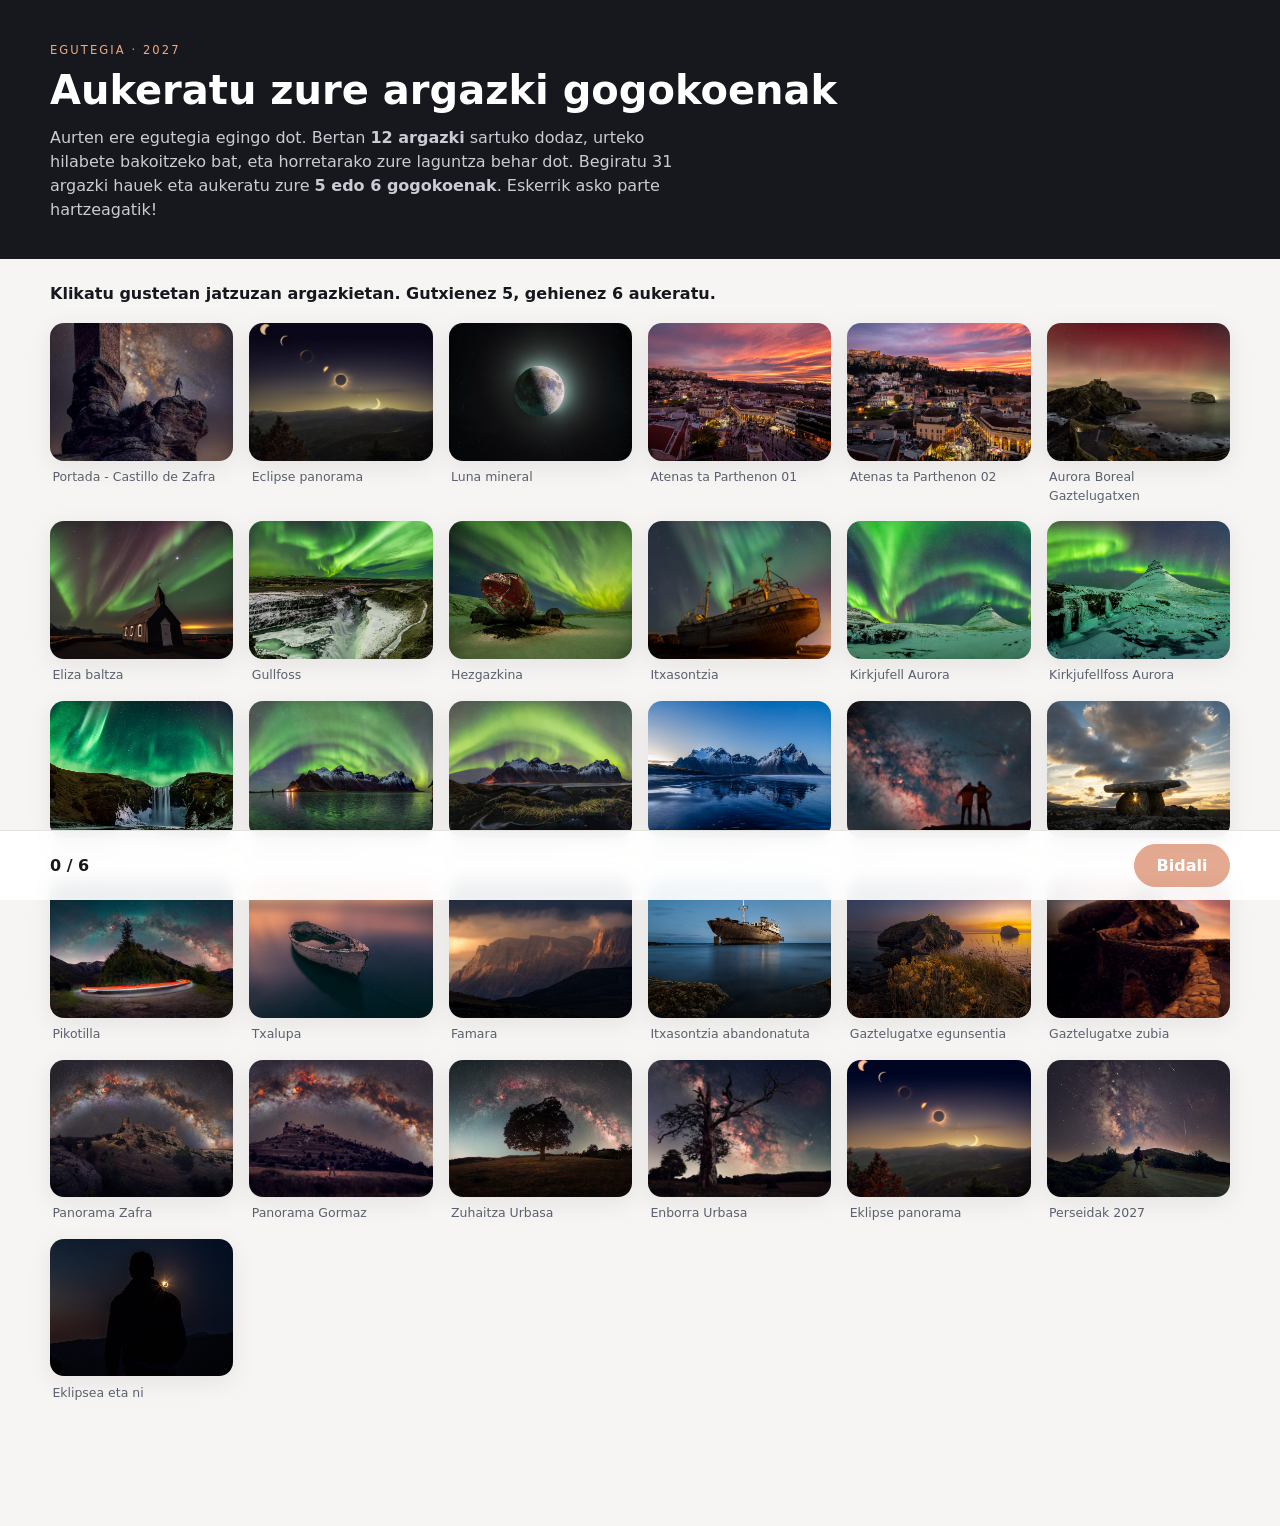
<file: index.html>
<!DOCTYPE html>
<html lang="eu">
<head>
<meta charset="utf-8" />
<meta name="viewport" content="width=device-width, initial-scale=1" />
<meta name="theme-color" content="#16181d" />
<title>Aukeratu zure argazki gogokoenak · Egutegia</title>
<link rel="stylesheet" href="styles.css" />
</head>
<body>

<header class="goiburua">
  <div class="wrap">
    <p class="goiburu-txikia">Egutegia · <span id="urtea">2027</span></p>
    <h1>Aukeratu zure argazki gogokoenak</h1>
    <p class="goiburu-testua">
      Aurten ere egutegia egingo dot. Bertan <strong>12 argazki</strong> sartuko dodaz,
      urteko hilabete bakoitzeko bat, eta horretarako zure laguntza behar dot.
      Begiratu 31 argazki hauek eta aukeratu zure <strong>5 edo 6 gogokoenak</strong>.
      Eskerrik asko parte hartzeagatik!
    </p>
  </div>
</header>

<main class="wrap">
  <p id="ohar-berria" class="ohar-berria" hidden></p>

  <div class="agindua-barra">
    <p id="agindua" class="agindua">Kargatzen…</p>
  </div>

  <div id="grid" class="grid"></div>
</main>

<footer class="barra">
  <div class="wrap barra-edukia">
    <span id="kontagailua" class="kontagailua">0 / 6</span>
    <button id="bidali" class="botoia botoia-nagusia" disabled>Bidali</button>
  </div>
</footer>

<!-- Argazki handia (lightbox) -->
<div id="lightbox" class="overlay" hidden>
  <button class="overlay-itxi" data-itxi="lightbox" aria-label="Itxi">✕</button>
  <div class="lightbox-edukia">
    <img id="lightbox-irudia" alt="" />
    <div class="lightbox-ekintzak">
      <button id="lightbox-aukeratu" class="botoia botoia-nagusia">Aukeratu</button>
    </div>
  </div>
</div>

<!-- Bozketa-formularioa -->
<div id="formularioa" class="overlay" hidden>
  <div class="karta" role="dialog" aria-modal="true" aria-labelledby="form-izenburua">
    <button class="overlay-itxi" data-itxi="formularioa" aria-label="Itxi">✕</button>
    <h2 id="form-izenburua">Ia bukatu dogu!</h2>
    <p class="karta-testua">
      Aukeratu dozuz <strong id="form-kopurua">0</strong> argazki. Nork bidali dauan jakiteko, betezazu mesedez:
    </p>
    <form id="bozka-form" novalidate>
      <label class="eremua">
        <span>Zure izena *</span>
        <input type="text" id="izena" name="izena" autocomplete="name" required />
      </label>
      <label class="eremua">
        <span>Zure emaila (aukerakoa)</span>
        <input type="email" id="email" name="email" autocomplete="email" />
      </label>
      <label class="eremua">
        <span>Zerbait esan gura deustazu? (aukerakoa)</span>
        <textarea id="oharra" name="oharra" rows="3"></textarea>
      </label>
      <p id="form-errorea" class="errorea" hidden></p>
      <div class="karta-botoiak">
        <button type="button" class="botoia botoia-biguna" data-itxi="formularioa">Atzera</button>
        <button type="submit" class="botoia botoia-nagusia" id="form-bidali">Bidali</button>
      </div>
    </form>
  </div>
</div>

<!-- Esker onak -->
<div id="eskerrak" class="overlay" hidden>
  <div class="karta karta-zentroa">
    <div class="txalo">🎉</div>
    <h2>Eskerrik asko!</h2>
    <p class="karta-testua" id="eskerrak-testua">
      Zure bozka ondo jaso dot. Mila esker egutegia aukeratzen laguntzeagatik!
    </p>
    <div class="karta-botoiak karta-botoiak-zentroa">
      <button type="button" class="botoia" id="bukatu">Bukatu</button>
    </div>
  </div>
</div>

<script src="config.js"></script>
<script src="photos.js"></script>
<script src="app.js"></script>
</body>
</html>
</file>
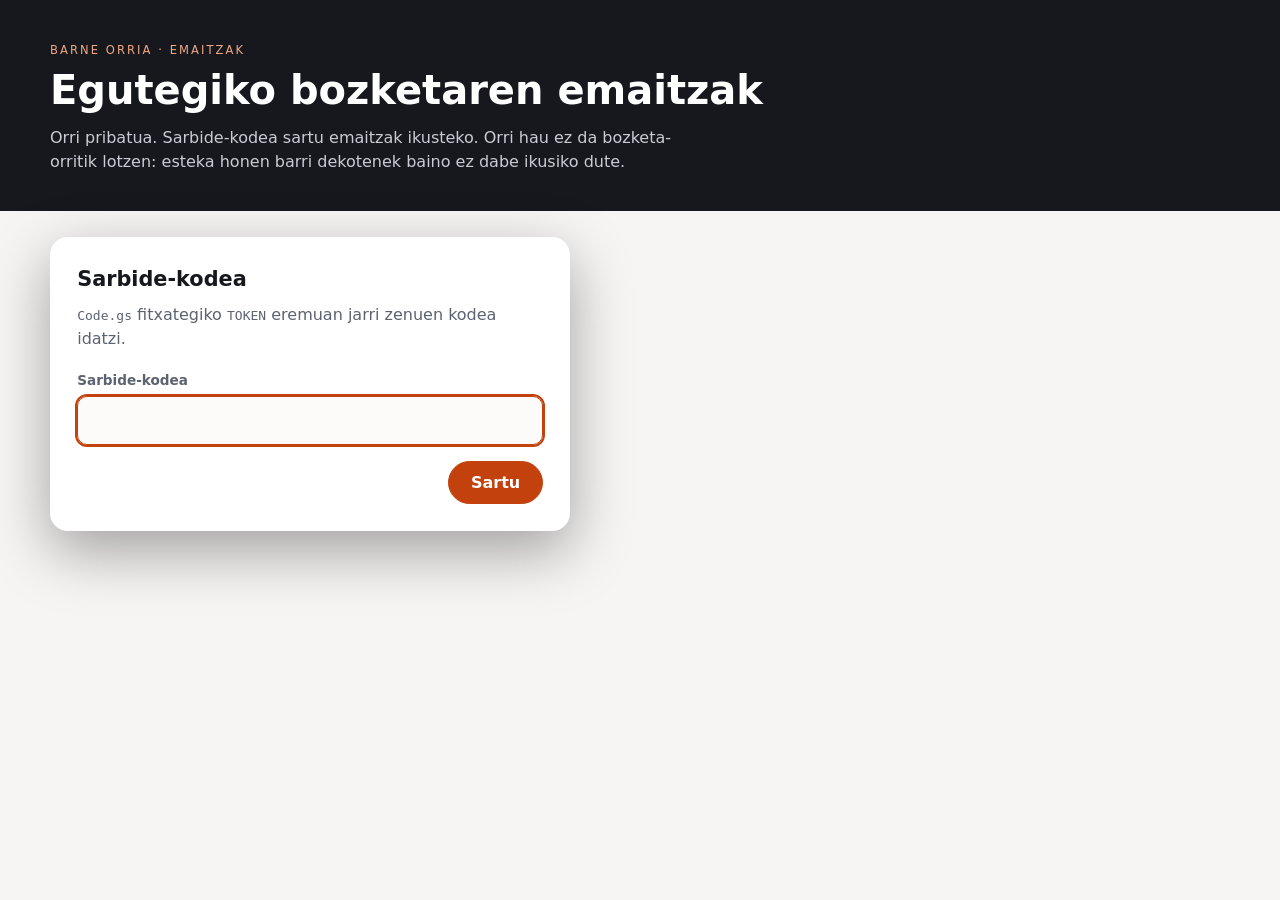
<file: resultados.html>
<!DOCTYPE html>
<html lang="eu">
<head>
<meta charset="utf-8" />
<meta name="viewport" content="width=device-width, initial-scale=1" />
<meta name="theme-color" content="#16181d" />
<meta name="robots" content="noindex, nofollow" />
<title>Emaitzak · Egutegia</title>
<link rel="stylesheet" href="styles.css" />
<link rel="stylesheet" href="resultados.css" />
</head>
<body class="admin-gorputza">

<header class="goiburua">
  <div class="wrap">
    <p class="goiburu-txikia">Barne orria · Emaitzak</p>
    <h1>Egutegiko bozketaren emaitzak</h1>
    <p class="goiburu-testua">
      Orri pribatua. Sarbide-kodea sartu emaitzak ikusteko. Orri hau ez da
      bozketa-orritik lotzen: esteka honen barri dekotenek baino ez dabe ikusiko dute.
    </p>
  </div>
</header>

<main class="wrap">

  <!-- Sarbide-kodea -->
  <section id="sarrera" class="karta karta-admin" hidden>
    <h2>Sarbide-kodea</h2>
    <p class="karta-testua">
      <code>Code.gs</code> fitxategiko <code>TOKEN</code> eremuan jarri zenuen kodea idatzi.
    </p>
    <form id="sarrera-form" novalidate>
      <label class="eremua">
        <span>Sarbide-kodea</span>
        <input type="password" id="token" autocomplete="current-password" />
      </label>
      <p id="sarrera-errorea" class="errorea" hidden></p>
      <div class="karta-botoiak">
        <button class="botoia botoia-nagusia" type="submit">Sartu</button>
      </div>
    </form>
  </section>

  <!-- Kargatzen -->
  <p id="kargatzen" class="mezu-kargatzen" hidden>Emaitzak kargatzen…</p>

  <!-- Emaitzak -->
  <section id="emaitzak" hidden>
    <div class="laburpena">
      <div class="laburpen-txartela">
        <span class="zenbaki" id="bozkak">0</span>
        <span class="etiketak">bozketa</span>
      </div>
      <div class="laburpen-txartela">
        <span class="zenbaki" id="argazkiak">24</span>
        <span class="etiketak">argazki</span>
      </div>
      <div class="laburpen-ekintzak">
        <button class="botoia" id="berritu" type="button">Berritu</button>
        <button class="botoia botoia-biguna" id="irten" type="button">Irten</button>
      </div>
    </div>

    <p id="eguneratze-ordua" class="eguneratze-ordua"></p>
    <div id="zerrenda" class="zerrenda"></div>
  </section>

  <!-- Mezu orokorra -->
  <p id="mezu-orokorra" class="errorea" hidden></p>

</main>

<script src="config.js"></script>
<script src="photos.js"></script>
<script src="resultados.js"></script>
</body>
</html>
</file>
<file: styles.css>
:root {
  --bg: #f6f5f3;
  --bg-karta: #ffffff;
  --testua: #16181d;
  --testu-biguna: #5c6270;
  --marra: #e4e2de;
  --azentua: #c2410c;
  --errorea: #b91c1c;
  --erradioa: 14px;
  --itzala: 0 6px 24px rgba(20, 20, 25, .08);
}

* { box-sizing: border-box; }

html.blokeoa,
html.blokeoa body { overflow: hidden; }

body {
  margin: 0;
  font-family: system-ui, -apple-system, "Segoe UI", Roboto, "Helvetica Neue", Arial, sans-serif;
  background: var(--bg);
  color: var(--testua);
  line-height: 1.5;
  -webkit-font-smoothing: antialiased;
  padding-bottom: 92px;
}

.wrap { width: min(1180px, 100% - 2rem); margin-inline: auto; }

/* ---------- Goiburua ---------- */
.goiburua { background: #16181d; color: #fff; padding: 2.6rem 0 2.3rem; }
.goiburu-txikia {
  text-transform: uppercase;
  letter-spacing: .18em;
  font-size: .72rem;
  color: #f0a884;
  margin: 0 0 .6rem;
}
.goiburua h1 { font-size: clamp(1.5rem, 3.6vw, 2.5rem); margin: 0 0 .8rem; line-height: 1.13; }
.goiburu-testua { color: #c9ccd4; max-width: 64ch; margin: 0; }

/* ---------- Oharrak / agindua ---------- */
.ohar-berria {
  background: #fff8e6;
  border: 1px solid #f0e0b0;
  color: #7a5a00;
  padding: .85rem 1rem;
  border-radius: 12px;
  margin: 1.3rem 0 0;
  font-size: .92rem;
}

.agindua-barra {
  position: sticky;
  top: 0;
  z-index: 5;
  background: linear-gradient(var(--bg) 72%, rgba(246, 245, 243, 0));
  padding: 1rem 0 .7rem;
  margin-top: .4rem;
}
.agindua { margin: 0; font-weight: 600; }

/* ---------- Argazki-sarea ---------- */
.grid {
  display: grid;
  grid-template-columns: repeat(auto-fill, minmax(180px, 1fr));
  gap: 1rem;
  padding: .4rem 0 2rem;
}

.foto { margin: 0; cursor: pointer; position: relative; border-radius: var(--erradioa); }
.foto:focus-visible { outline: 3px solid var(--azentua); outline-offset: 3px; border-radius: var(--erradioa); }

.foto-media {
  position: relative;
  border-radius: var(--erradioa);
  overflow: hidden;
  background: #e9e7e3;
  aspect-ratio: 4 / 3;
  box-shadow: var(--itzala);
}
.foto-media img {
  width: 100%;
  height: 100%;
  object-fit: cover;
  display: block;
  transition: transform .35s ease;
}
.foto:hover .foto-media img { transform: scale(1.045); }

.foto-zoom {
  position: absolute;
  top: .5rem;
  right: .5rem;
  width: 2rem;
  height: 2rem;
  border: 0;
  border-radius: 50%;
  background: rgba(15, 15, 20, .55);
  color: #fff;
  font-size: 1rem;
  cursor: pointer;
  opacity: 0;
  transition: opacity .2s ease;
  -webkit-backdrop-filter: blur(3px);
  backdrop-filter: blur(3px);
}
.foto:hover .foto-zoom,
.foto:focus-within .foto-zoom { opacity: 1; }

.foto-tick {
  position: absolute;
  left: .55rem;
  top: .55rem;
  width: 1.7rem;
  height: 1.7rem;
  border-radius: 50%;
  background: var(--azentua);
  color: #fff;
  display: grid;
  place-items: center;
  font-weight: 700;
  transform: scale(0);
  transition: transform .18s ease;
  box-shadow: 0 2px 8px rgba(0, 0, 0, .25);
}
.foto.aukeratuta .foto-tick { transform: scale(1); }
.foto.aukeratuta .foto-media { outline: 3px solid var(--azentua); }
.foto.aukeratuta .foto-media img { transform: scale(1.02); }

.foto-izenburua { font-size: .78rem; color: var(--testu-biguna); padding: .45rem .15rem 0; }

/* ---------- Beheko barra ---------- */
.barra {
  position: fixed;
  inset: auto 0 0 0;
  z-index: 20;
  background: rgba(255, 255, 255, .93);
  -webkit-backdrop-filter: blur(8px);
  backdrop-filter: blur(8px);
  border-top: 1px solid var(--marra);
}
.barra-edukia {
  display: flex;
  align-items: center;
  justify-content: space-between;
  gap: 1rem;
  padding: .8rem 0;
}
.kontagailua { font-variant-numeric: tabular-nums; font-weight: 600; }

/* ---------- Botoiak ---------- */
.botoia {
  border: 1px solid var(--marra);
  background: #fff;
  color: var(--testua);
  padding: .7rem 1.35rem;
  border-radius: 999px;
  font-size: 1rem;
  font-weight: 600;
  font-family: inherit;
  cursor: pointer;
  transition: background .15s ease, filter .15s ease, opacity .15s ease;
}
.botoia:hover { background: #f2f0ec; }
.botoia-nagusia { background: var(--azentua); border-color: var(--azentua); color: #fff; }
.botoia-nagusia:hover { background: var(--azentua); filter: brightness(1.08); }
.botoia:disabled { opacity: .45; cursor: not-allowed; }
.botoia:disabled:hover { background: #fff; filter: none; }

/* ---------- Overlay-ak ---------- */
.overlay {
  position: fixed;
  inset: 0;
  z-index: 40;
  background: rgba(12, 12, 16, .84);
  display: grid;
  place-items: center;
  padding: 1rem;
}
.overlay[hidden] { display: none; }

.overlay-itxi {
  position: absolute;
  top: 1rem;
  right: 1rem;
  width: 2.6rem;
  height: 2.6rem;
  border: 0;
  border-radius: 50%;
  background: rgba(255, 255, 255, .14);
  color: #fff;
  font-size: 1.1rem;
  cursor: pointer;
}
.overlay-itxi:hover { background: rgba(255, 255, 255, .26); }

/* Lightbox */
.lightbox-edukia {
  max-width: min(1100px, 94vw);
  display: flex;
  flex-direction: column;
  align-items: center;
  gap: .85rem;
  animation: sartu .22s ease;
}
.lightbox-edukia img {
  max-width: 100%;
  max-height: 74vh;
  border-radius: 12px;
  box-shadow: 0 20px 60px rgba(0, 0, 0, .5);
}
.lightbox-ekintzak { display: flex; gap: .6rem; }

/* Karta (formularioa / eskerrak) */
.karta {
  position: relative;
  background: var(--bg-karta);
  border-radius: 18px;
  padding: 1.7rem;
  width: min(470px, 100%);
  max-height: 92vh;
  overflow: auto;
  box-shadow: 0 20px 60px rgba(0, 0, 0, .35);
  animation: sartu .22s ease;
}
.karta h2 { margin: 0 0 .5rem; font-size: 1.3rem; }
.karta-testua { margin: 0 0 1.2rem; color: var(--testu-biguna); }
.karta-zentroa { text-align: center; }
.karta-botoiak { display: flex; gap: .6rem; justify-content: flex-end; margin-top: .4rem; }
.karta-botoiak-zentroa { justify-content: center; }

@keyframes sartu {
  from { transform: translateY(14px) scale(.98); opacity: 0; }
  to   { transform: none; opacity: 1; }
}

/* Formulario-eremuak */
.eremua { display: block; margin-bottom: 1rem; }
.eremua span { display: block; font-size: .85rem; font-weight: 600; margin-bottom: .35rem; color: var(--testu-biguna); }
.eremua input,
.eremua textarea {
  width: 100%;
  padding: .7rem .8rem;
  border: 1px solid var(--marra);
  border-radius: 10px;
  font: inherit;
  background: #fcfbf9;
  color: inherit;
}
.eremua input:focus,
.eremua textarea:focus { outline: 2px solid var(--azentua); border-color: var(--azentua); }
.errorea { color: var(--errorea); font-size: .9rem; margin: .1rem 0 .9rem; }

.txalo { font-size: 3rem; line-height: 1; margin-bottom: .6rem; }

/* Toast */
.toast {
  position: fixed;
  left: 50%;
  bottom: 104px;
  transform: translate(-50%, 20px);
  background: #16181d;
  color: #fff;
  padding: .7rem 1.15rem;
  border-radius: 999px;
  z-index: 60;
  opacity: 0;
  pointer-events: none;
  transition: opacity .25s ease, transform .25s ease;
  max-width: 90vw;
  text-align: center;
  font-size: .9rem;
}
.toast.ikusi { opacity: 1; transform: translate(-50%, 0); }

@media (max-width: 520px) {
  .grid { grid-template-columns: repeat(auto-fill, minmax(140px, 1fr)); gap: .7rem; }
  .goiburua { padding: 2rem 0 1.8rem; }
}
</file>
<file: resultados.css>
/* =========================================================
 *  Emaitzen orri pribatua · estiloak
 *  (styles.css-ko aldagaiekin batera erabiltzeko)
 * ========================================================= */

.admin-gorputza { padding-bottom: 2.5rem; }

.karta-admin { width: min(520px, 100%); margin-top: 1.6rem; }

.mezu-kargatzen {
  padding: 3rem 0;
  text-align: center;
  color: var(--testu-biguna);
  font-weight: 600;
}

/* ---------- Laburpena ---------- */
.laburpena {
  display: flex;
  flex-wrap: wrap;
  gap: .8rem;
  align-items: stretch;
  margin: 1.6rem 0 .5rem;
}
.laburpen-txartela {
  background: #fff;
  border: 1px solid var(--marra);
  border-radius: 14px;
  padding: .7rem 1.1rem;
  display: flex;
  flex-direction: column;
  min-width: 112px;
  box-shadow: var(--itzala);
}
.laburpen-txartela .zenbaki {
  font-size: 1.7rem;
  font-weight: 700;
  line-height: 1.1;
  font-variant-numeric: tabular-nums;
}
.laburpen-txartela .etiketak {
  font-size: .76rem;
  color: var(--testu-biguna);
  text-transform: uppercase;
  letter-spacing: .08em;
}
.laburpen-ekintzak {
  margin-left: auto;
  display: flex;
  gap: .6rem;
  align-items: center;
}
.eguneratze-ordua { color: var(--testu-biguna); font-size: .82rem; margin: .2rem 0 1.1rem; }

/* ---------- Zerrenda ---------- */
.zerrenda { display: flex; flex-direction: column; gap: .5rem; }

.errenkada {
  display: grid;
  grid-template-columns: 2.5rem 84px 1fr;
  align-items: center;
  gap: .9rem;
  background: #fff;
  border: 1px solid var(--marra);
  border-radius: 12px;
  padding: .55rem .8rem;
  box-shadow: var(--itzala);
}
.errenkada .pos {
  font-weight: 700;
  font-size: 1.1rem;
  color: var(--testu-biguna);
  text-align: center;
  font-variant-numeric: tabular-nums;
}
.errenkada .irudi {
  width: 84px;
  height: 63px;
  object-fit: cover;
  border-radius: 8px;
  background: #e9e7e3;
  display: block;
}
.datuak { min-width: 0; }
.goian {
  display: flex;
  justify-content: space-between;
  align-items: baseline;
  gap: .6rem;
  font-size: .85rem;
  margin-bottom: .35rem;
}
.goian .arg {
  font-weight: 700;
  white-space: nowrap;
  overflow: hidden;
  text-overflow: ellipsis;
}
.goian .botoak {
  color: var(--testu-biguna);
  font-variant-numeric: tabular-nums;
  white-space: nowrap;
}
.barra2 {
  height: 10px;
  background: #eeebe6;
  border-radius: 999px;
  overflow: hidden;
}
.barra2 > span {
  display: block;
  height: 100%;
  background: #c9c6c0;
  border-radius: 999px;
  transition: width .6s ease;
}

/* Egutegirako 12 hautatuen nabarmentzea */
.errenkada.top { border-color: #f0c4ab; }
.errenkada.top .barra2 > span { background: var(--azentua); }
.errenkada.top .pos { color: var(--azentua); }

.mozketa {
  display: flex;
  align-items: center;
  gap: .8rem;
  color: var(--azentua);
  font-weight: 700;
  font-size: .8rem;
  text-transform: uppercase;
  letter-spacing: .1em;
  margin: 1rem 0 .35rem;
}
.mozketa::before,
.mozketa::after {
  content: '';
  height: 1px;
  background: #f0c4ab;
  flex: 1;
}

@media (max-width: 560px) {
  .laburpen-ekintzak { margin-left: 0; width: 100%; }
  .errenkada { grid-template-columns: 2rem 64px 1fr; gap: .6rem; }
  .errenkada .irudi { width: 64px; height: 48px; }
}
</file>
